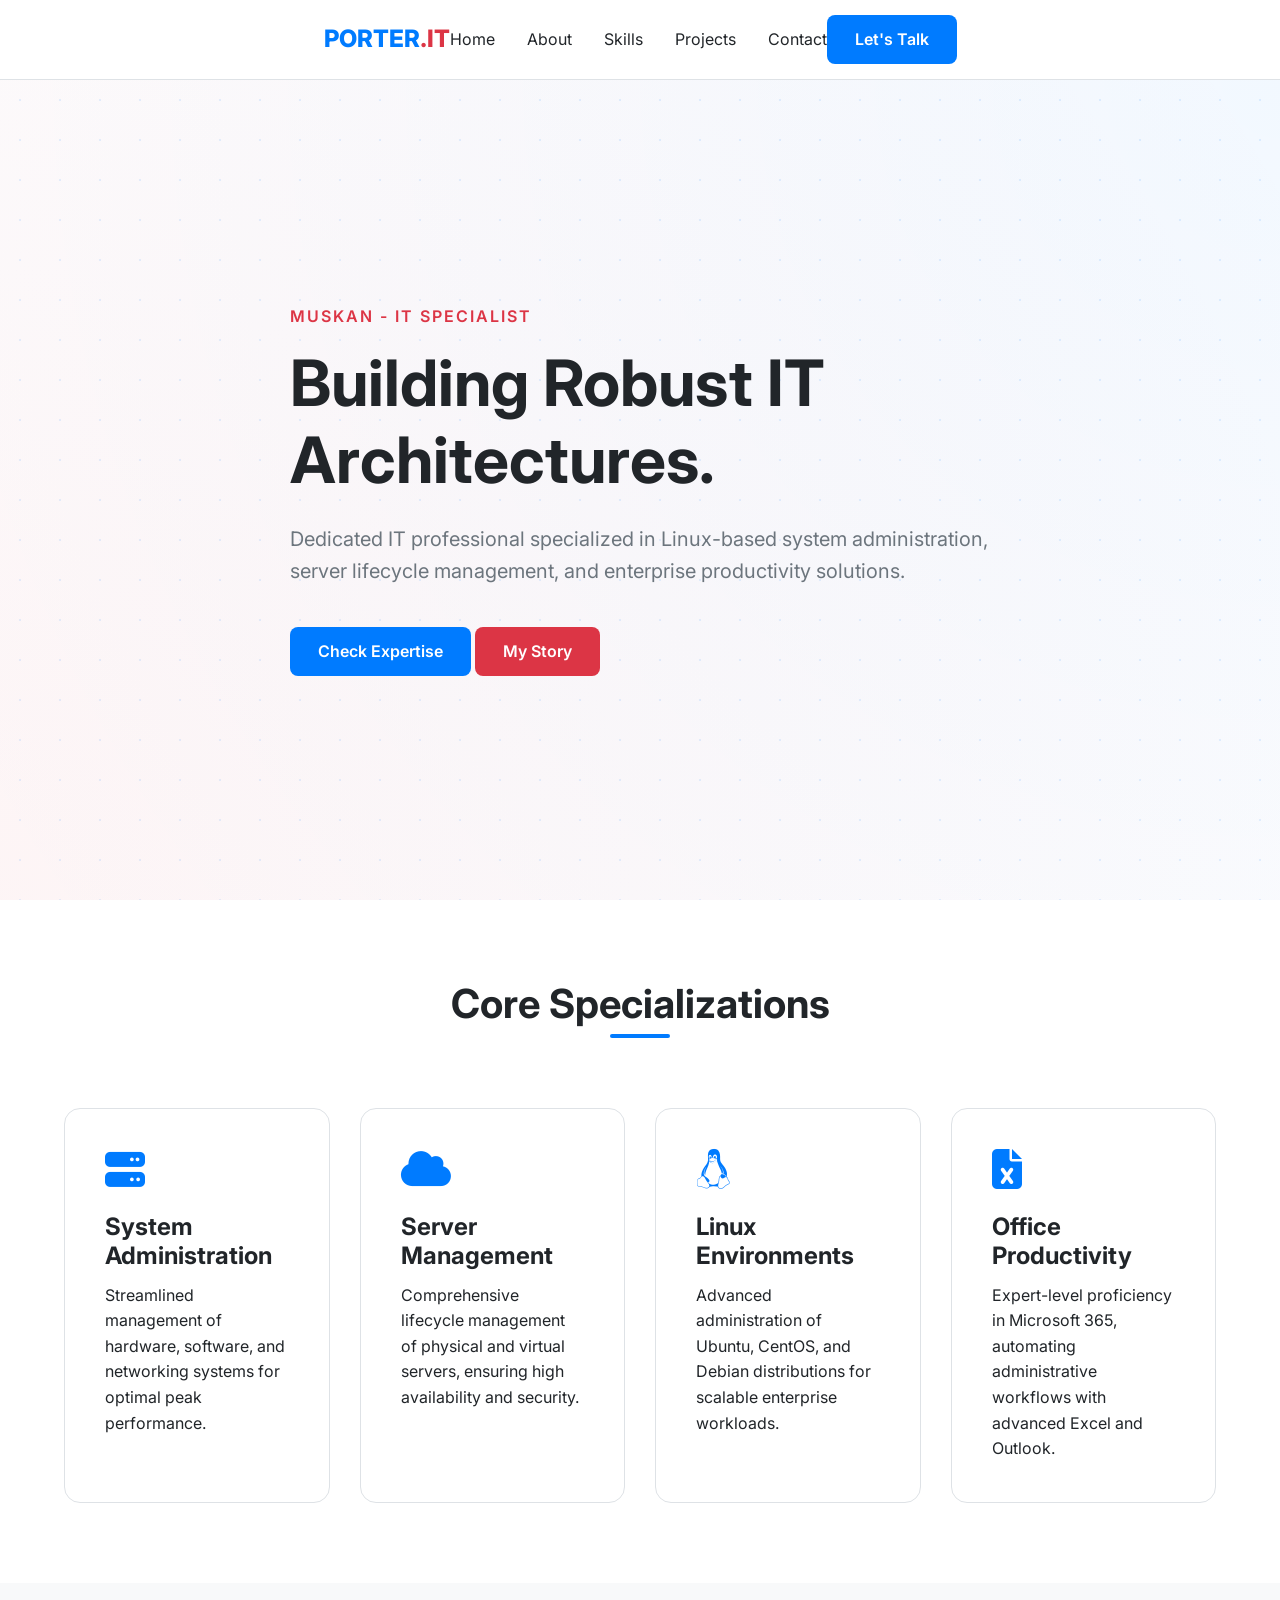
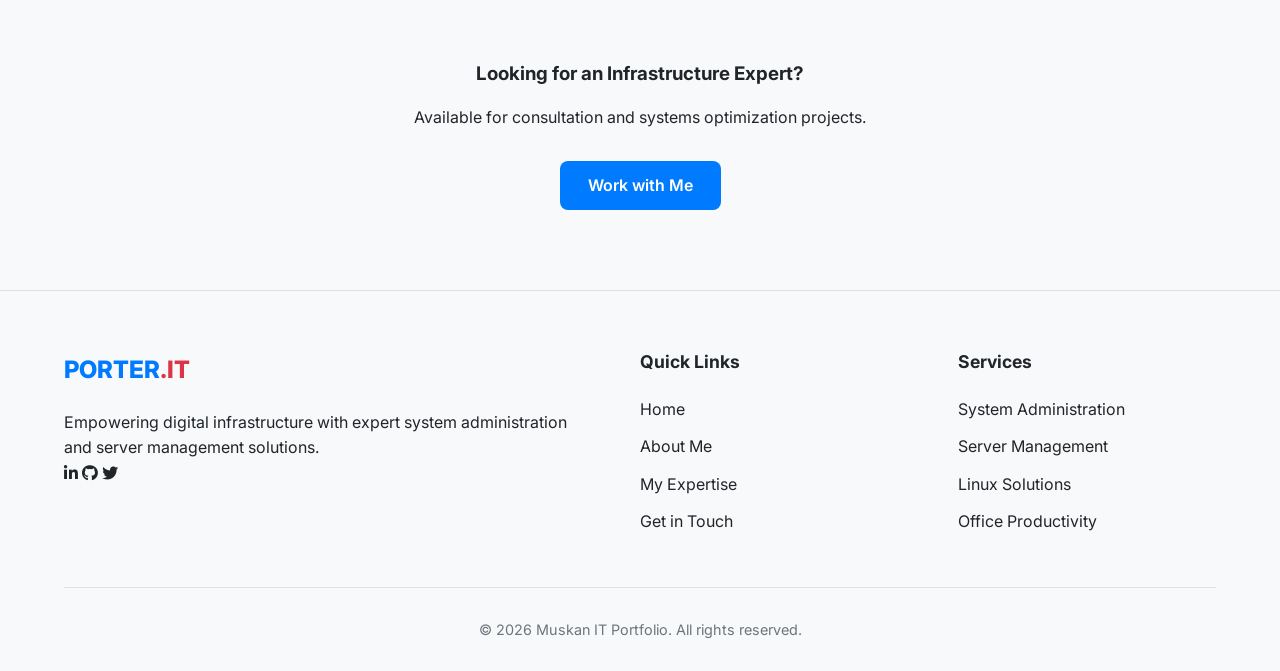
<file: index.html>
<!DOCTYPE html>
<html lang="en">
<head>
    <meta charset="UTF-8">
    <meta name="viewport" content="width=device-width, initial-scale=1.0">
    <title>Muskan | IT Professional - System Administration & Server Management</title>
    
    <!-- Meta Tags for SEO -->
    <meta name="description" content="Professional portfolio of an IT student specialized in System Administration, Server Management, Linux systems, and Microsoft Office solutions. Discover expert IT infrastructure management.">
    <meta name="keywords" content="System Administration, Server Management, Linux Expert, Microsoft Office, IT Student Portfolio, Cloudflare Pages, High-Performance IT Services">
    <meta name="author" content="Muskan">
    
    <!-- Open Graph for Social Media -->
    <meta property="og:title" content="Muskan Portfolio | System Administration & Server Expert">
    <meta property="og:description" content="Elevating IT infrastructure with expert server management and Linux solutions.">
    <meta property="og:type" content="website">
    <meta property="og:url" content="https://muskan-static.pages.dev/">
    <meta property="og:image" content="https://muskan-static.pages.dev/assets/og-image.jpg">

    <!-- Preconnect for performance -->
    <link rel="preconnect" href="https://fonts.googleapis.com">
    <link rel="preconnect" href="https://fonts.gstatic.com" crossorigin>
    <link rel="stylesheet" href="https://cdnjs.cloudflare.com/ajax/libs/font-awesome/6.4.0/css/all.min.css">
    
    <!-- Stylesheets -->
    <link rel="stylesheet" href="styles/style.css">
</head>
<body>

    <header id="main-header"></header>

    <main>
        <!-- Hero Section -->
        <section class="hero">
            <div class="bg-pattern"></div>
            <div class="container">
                <div class="hero-content">
                    <span class="hero-subtitle">Muskan - IT Specialist</span>
                    <h1>Building Robust IT <span>Architectures</span>.</h1>
                    <p>Dedicated IT professional specialized in Linux-based system administration, server lifecycle management, and enterprise productivity solutions.</p>
                    <div class="cta-btns">
                        <a href="skills.html" class="btn btn-primary">Check Expertise</a>
                        <a href="about.html" class="btn btn-sec">My Story</a>
                    </div>
                </div>
            </div>
        </section>

        <!-- Brief Features -->
        <section class="expertise" id="expertise">
            <div class="container">
                <div class="section-title">
                    <h2>Core Specializations</h2>
                </div>
                <div class="skills-grid">
                    <div class="skill-card">
                        <i class="fas fa-server"></i>
                        <h3>System Administration</h3>
                        <p>Streamlined management of hardware, software, and networking systems for optimal peak performance.</p>
                    </div>
                    <div class="skill-card">
                        <i class="fas fa-cloud"></i>
                        <h3>Server Management</h3>
                        <p>Comprehensive lifecycle management of physical and virtual servers, ensuring high availability and security.</p>
                    </div>
                    <div class="skill-card">
                        <i class="fab fa-linux"></i>
                        <h3>Linux Environments</h3>
                        <p>Advanced administration of Ubuntu, CentOS, and Debian distributions for scalable enterprise workloads.</p>
                    </div>
                    <div class="skill-card">
                        <i class="fas fa-file-excel"></i>
                        <h3>Office Productivity</h3>
                        <p>Expert-level proficiency in Microsoft 365, automating administrative workflows with advanced Excel and Outlook.</p>
                    </div>
                </div>
            </div>
        </section>

        <!-- CTA Section -->
        <section class="cta-cta" style="background: var(--light-gray); text-align: center;">
            <div class="container">
                <h3>Looking for an Infrastructure Expert?</h3>
                <p style="margin-bottom: 30px;">Available for consultation and systems optimization projects.</p>
                <a href="contact.html" class="btn btn-primary">Work with Me</a>
            </div>
        </section>
    </main>

    <footer id="main-footer"></footer>

    <!-- Component Loader -->
    <script src="js/components.js"></script>
    <!-- Add some AOS-like animations if needed via simple script -->
</body>
</html>
</file>
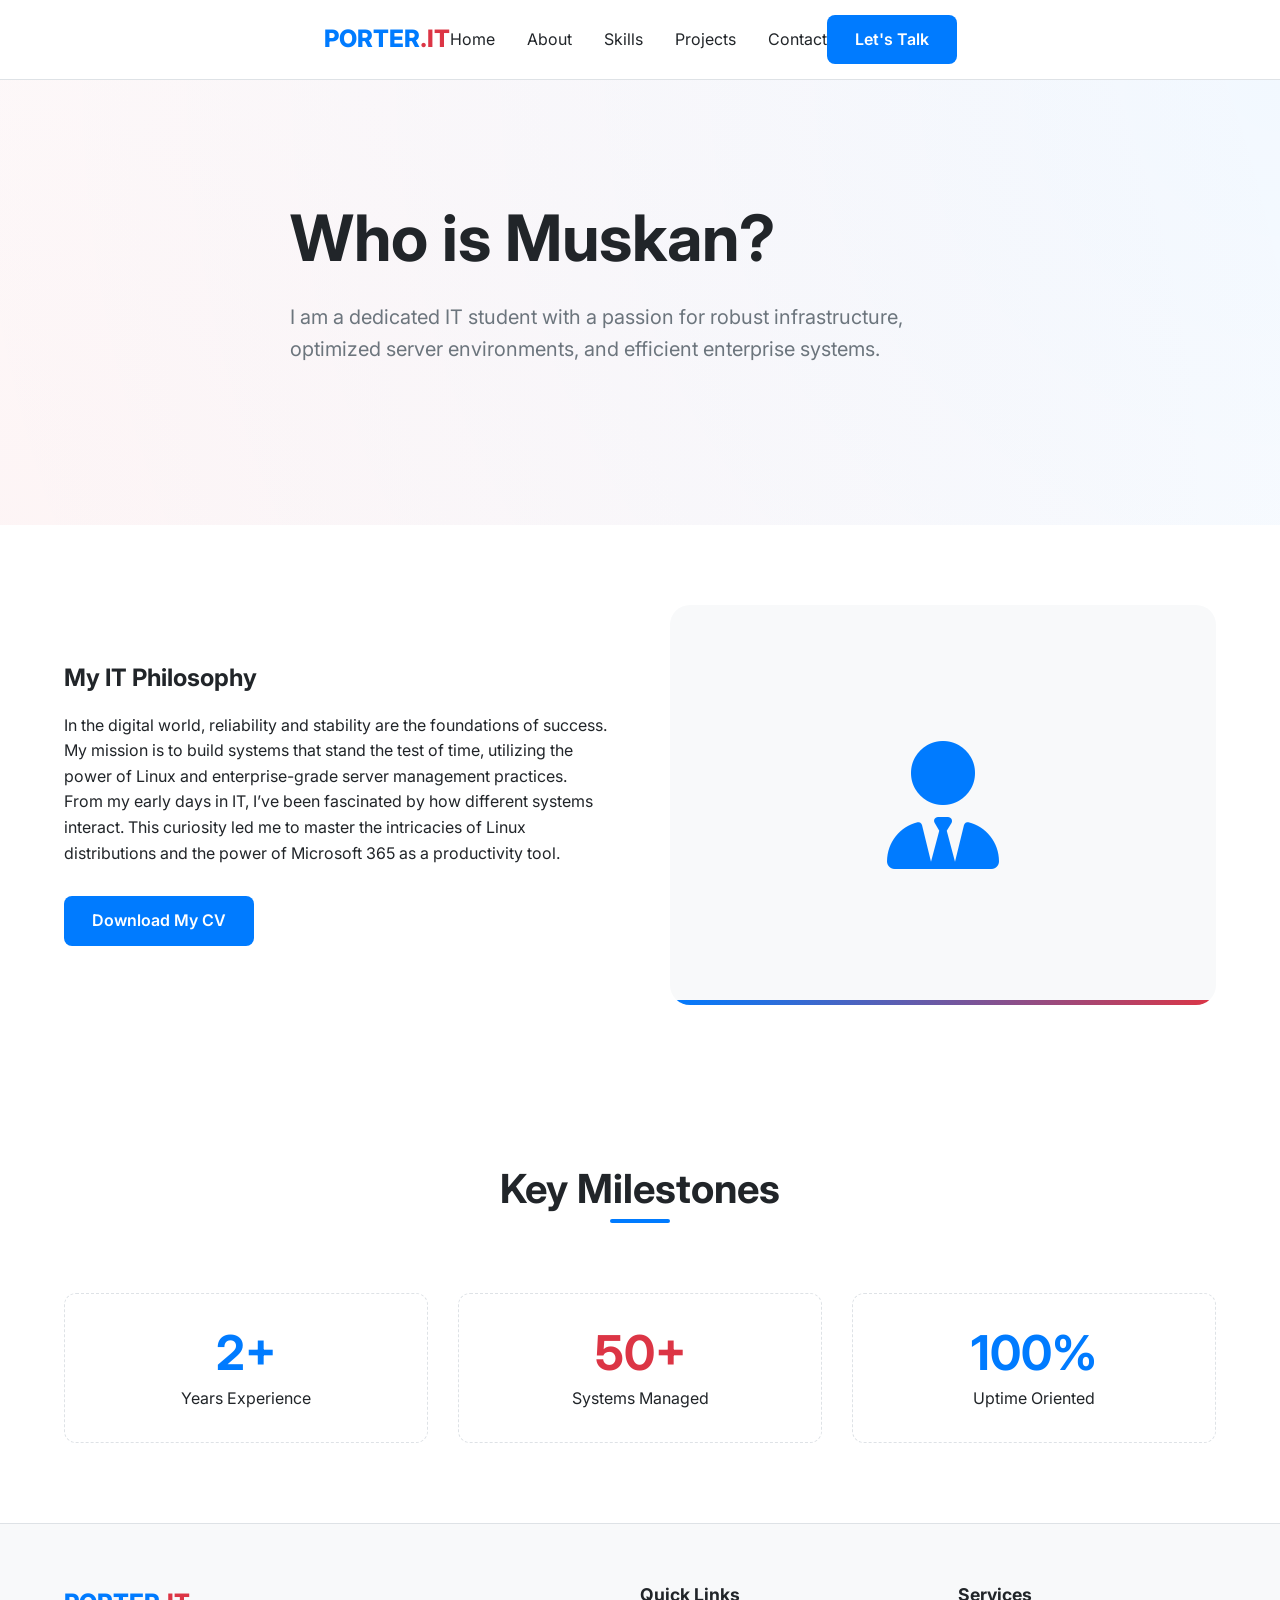
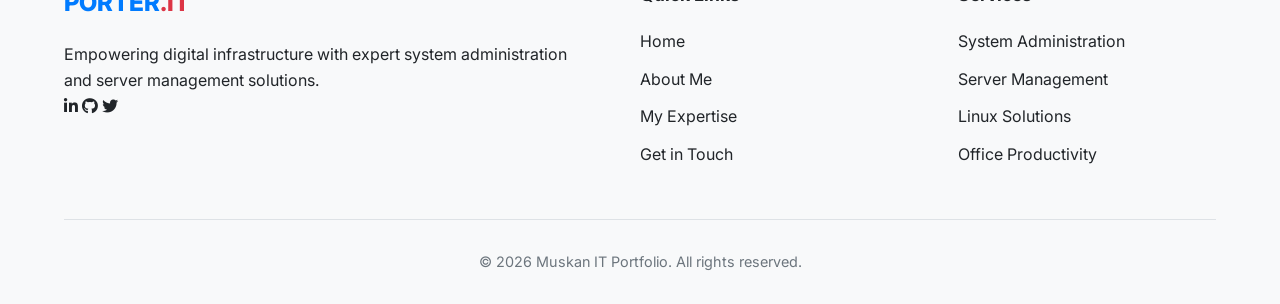
<file: about.html>
<!DOCTYPE html>
<html lang="en">
<head>
    <meta charset="UTF-8">
    <meta name="viewport" content="width=device-width, initial-scale=1.0">
    <title>About Muskan | IT Professional - Biography</title>
    
    <meta name="description" content="Meet Muskan, a dedicated IT professional and student focused on high-uptime systems and server architecture.">
    <meta name="keywords" content="IT Professional Biography, SysAdmin Story, Muskan IT Profile">
    <meta name="author" content="Muskan">
    <link rel="preconnect" href="https://fonts.googleapis.com">
    <link rel="preconnect" href="https://fonts.gstatic.com" crossorigin>
    <link rel="stylesheet" href="https://cdnjs.cloudflare.com/ajax/libs/font-awesome/6.4.0/css/all.min.css">
    <link rel="stylesheet" href="styles/style.css">
</head>
<body>

    <header id="main-header"></header>

    <main>
        <section class="about-hero hero" style="min-height: 400px; padding: 120px 0;">
            <div class="container">
                <div class="hero-content">
                    <h1>Who is <span>Muskan</span>?</h1>
                    <p>I am a dedicated IT student with a passion for robust infrastructure, optimized server environments, and efficient enterprise systems.</p>
                </div>
            </div>
        </section>

        <section class="about-content">
            <div class="container" style="display: grid; grid-template-columns: 1fr 1fr; gap: 60px; align-items: center;">
                <div class="about-text">
                    <h2>My IT Philosophy</h2>
                    <p>In the digital world, reliability and stability are the foundations of success. My mission is to build systems that stand the test of time, utilizing the power of Linux and enterprise-grade server management practices.</p>
                    <p>From my early days in IT, I’ve been fascinated by how different systems interact. This curiosity led me to master the intricacies of Linux distributions and the power of Microsoft 365 as a productivity tool.</p>
                    <a href="assets/Muskan_Resume.pdf" class="btn btn-primary" style="margin-top: 30px;">Download My CV</a>
                </div>
                <!-- Profile Image Placeholder or Illustrative Graphic -->
                <div class="about-img" style="background: var(--light-gray); height: 400px; border-radius: 20px; display: flex; align-items: center; justify-content: center; position: relative; overflow: hidden;">
                    <i class="fas fa-user-tie" style="font-size: 8rem; color: var(--primary-blue);"></i>
                    <div style="position: absolute; bottom: 0; left: 0; width: 100%; height: 5px; background: linear-gradient(90deg, var(--primary-blue), var(--primary-red));"></div>
                </div>
            </div>
        </section>

        <section class="milestones" style="background: var(--bg-white); padding: 80px 0;">
            <div class="container">
                <div class="section-title">
                    <h2>Key Milestones</h2>
                </div>
                <div style="display: grid; grid-template-columns: repeat(3, 1fr); gap: 30px; text-align: center;">
                    <div style="padding: 30px; border: 1px dashed var(--border-color); border-radius: 12px;">
                        <h3 style="font-size: 3rem; color: var(--primary-blue); margin-bottom: 5px;">2+</h3>
                        <p>Years Experience</p>
                    </div>
                    <div style="padding: 30px; border: 1px dashed var(--border-color); border-radius: 12px;">
                        <h3 style="font-size: 3rem; color: var(--primary-red); margin-bottom: 5px;">50+</h3>
                        <p>Systems Managed</p>
                    </div>
                    <div style="padding: 30px; border: 1px dashed var(--border-color); border-radius: 12px;">
                        <h3 style="font-size: 3rem; color: var(--primary-blue); margin-bottom: 5px;">100%</h3>
                        <p>Uptime Oriented</p>
                    </div>
                </div>
            </div>
        </section>
    </main>

    <footer id="main-footer"></footer>

    <script src="js/components.js"></script>
</body>
</html>
</file>
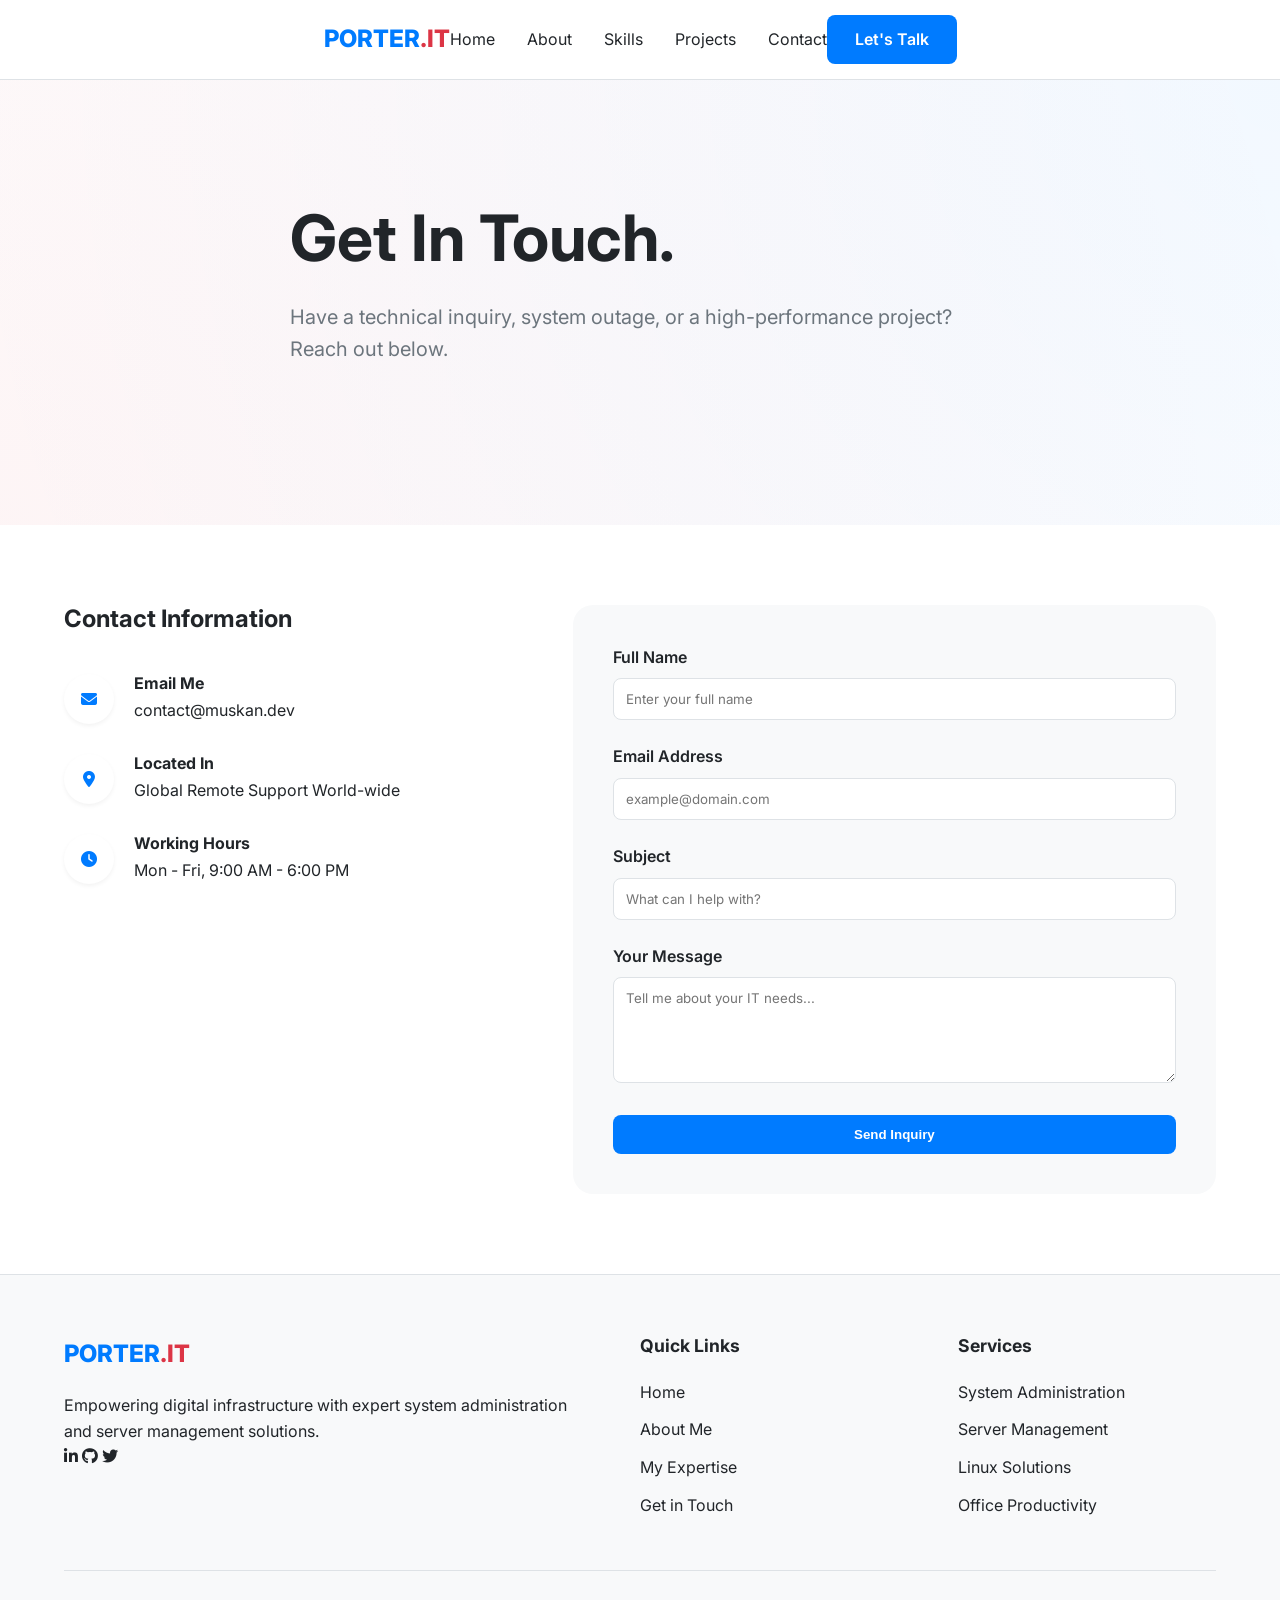
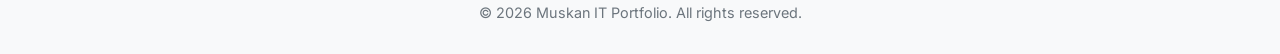
<file: contact.html>
<!DOCTYPE html>
<html lang="en">
<head>
    <meta charset="UTF-8">
    <meta name="viewport" content="width=device-width, initial-scale=1.0">
    <title>Contact | Muskan - IT Inquiries & Collaboration</title>
    
    <meta name="description" content="Contact Muskan for professional IT consultations, system optimizations, and server management inquiries.">
    <meta name="keywords" content="Contact IT Expert, SysAdmin Consultation, Hire Server Manager">
    <meta name="author" content="Muskan">
    <link rel="preconnect" href="https://fonts.googleapis.com">
    <link rel="preconnect" href="https://fonts.gstatic.com" crossorigin>
    <link rel="stylesheet" href="https://cdnjs.cloudflare.com/ajax/libs/font-awesome/6.4.0/css/all.min.css">
    <link rel="stylesheet" href="styles/style.css">
    
    <style>
        .contact-form {
            background: var(--light-gray);
            padding: 40px;
            border-radius: 20px;
        }

        .form-group {
            margin-bottom: 24px;
        }

        .form-group label {
            display: block;
            margin-bottom: 8px;
            font-weight: 600;
        }

        .form-group input, .form-group textarea {
            width: 100%;
            padding: 12px;
            border: 1px solid var(--border-color);
            border-radius: 8px;
            font-family: 'Inter', sans-serif;
            background: white;
        }

        .form-group input:focus, .form-group textarea:focus {
            outline: none;
            border-color: var(--primary-blue);
            box-shadow: 0 0 0 3px rgba(0, 123, 255, 0.1);
        }

        .contact-info-list li {
            margin-bottom: 30px;
            display: flex;
            align-items: center;
            gap: 20px;
        }

        .contact-info-list i {
            width: 50px;
            height: 50px;
            background: var(--bg-white);
            color: var(--primary-blue);
            display: flex;
            align-items: center;
            justify-content: center;
            border-radius: 50%;
            box-shadow: var(--shadow-sm);
        }
    </style>
</head>
<body>

    <header id="main-header"></header>

    <main>
        <section class="contact-hero hero" style="min-height: 400px; padding: 120px 0;">
            <div class="container">
                <div class="hero-content">
                    <h1>Get In <span>Touch</span>.</h1>
                    <p>Have a technical inquiry, system outage, or a high-performance project? Reach out below.</p>
                </div>
            </div>
        </section>

        <section class="contact-section">
            <div class="container">
                <div style="display: grid; grid-template-columns: 2fr 3fr; gap: 80px;">
                    <div class="contact-info">
                        <h2>Contact Information</h2>
                        <ul class="contact-info-list" style="margin-top: 40px;">
                            <li>
                                <i class="fas fa-envelope"></i>
                                <div>
                                    <h4 style="margin-bottom: 5px;">Email Me</h4>
                                    <p>contact@muskan.dev</p>
                                </div>
                            </li>
                            <li>
                                <i class="fas fa-map-marker-alt"></i>
                                <div>
                                    <h4 style="margin-bottom: 5px;">Located In</h4>
                                    <p>Global Remote Support World-wide</p>
                                </div>
                            </li>
                            <li>
                                <i class="fas fa-clock"></i>
                                <div>
                                    <h4 style="margin-bottom: 5px;">Working Hours</h4>
                                    <p>Mon - Fri, 9:00 AM - 6:00 PM</p>
                                </div>
                            </li>
                        </ul>
                    </div>
                    
                    <div class="contact-form">
                        <form id="contactForm" action="#" method="POST">
                            <div class="form-group">
                                <label for="name">Full Name</label>
                                <input type="text" id="name" name="name" placeholder="Enter your full name" required>
                            </div>
                            <div class="form-group">
                                <label for="email">Email Address</label>
                                <input type="email" id="email" name="email" placeholder="example@domain.com" required>
                            </div>
                            <div class="form-group">
                                <label for="subject">Subject</label>
                                <input type="text" id="subject" name="subject" placeholder="What can I help with?" required>
                            </div>
                            <div class="form-group">
                                <label for="message">Your Message</label>
                                <textarea id="message" name="message" rows="5" placeholder="Tell me about your IT needs..." required></textarea>
                            </div>
                            <button type="submit" class="btn btn-primary" style="width: 100%;">Send Inquiry</button>
                        </form>
                    </div>
                </div>
            </div>
        </section>
    </main>

    <footer id="main-footer"></footer>

    <script src="js/components.js"></script>
    <script>
        // Simple form validation or demonstration of submission
        document.getElementById('contactForm')?.addEventListener('submit', (e) => {
            e.preventDefault();
            alert('Thank you for reaching out, Muskan will contact you shortly!');
        });
    </script>
</body>
</html>
</file>
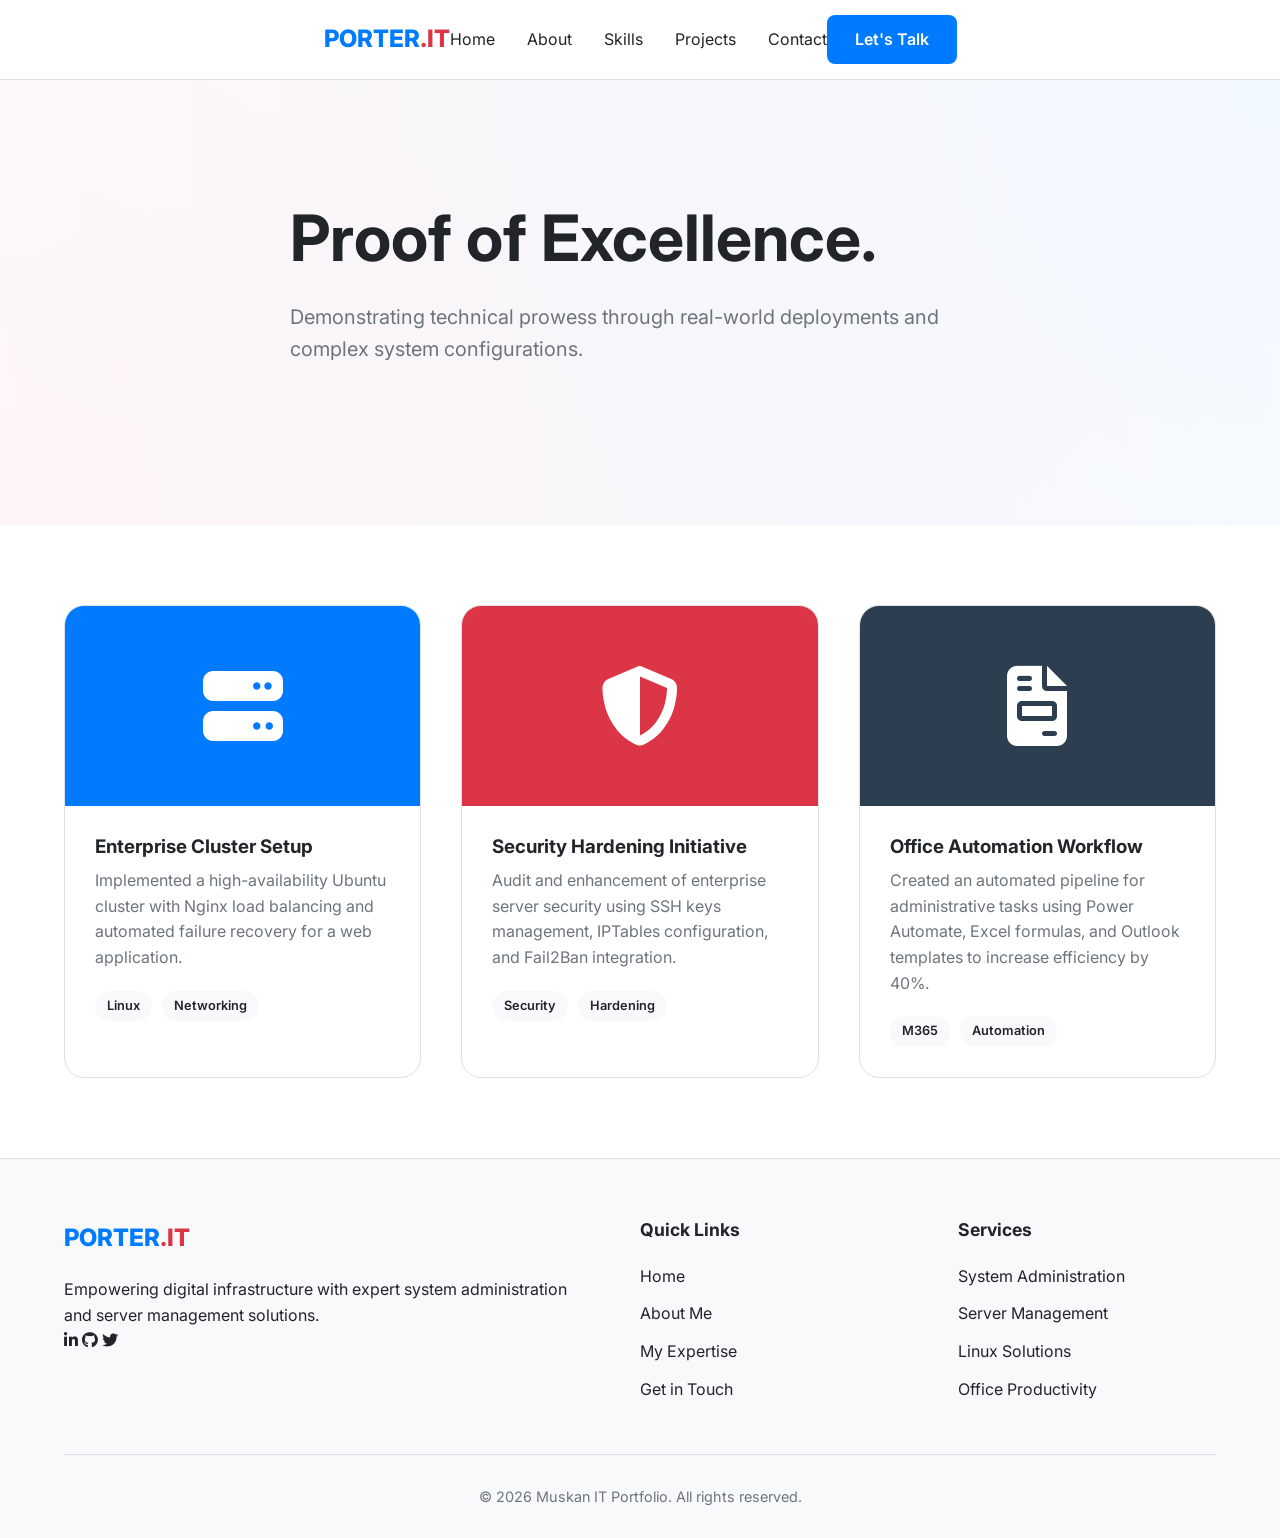
<file: projects.html>
<!DOCTYPE html>
<html lang="en">
<head>
    <meta charset="UTF-8">
    <meta name="viewport" content="width=device-width, initial-scale=1.0">
    <title>Projects Portfolio | Muskan - IT Systems Showcase</title>
    
    <meta name="description" content="Case studies and real-world system deployments by Muskan, demonstrating expert handling of IT infrastructure.">
    <meta name="keywords" content="IT Projects Portfolio, System Deployment Case Studies, Server Management Projects">
    <meta name="author" content="Muskan">
    <link rel="preconnect" href="https://fonts.googleapis.com">
    <link rel="preconnect" href="https://fonts.gstatic.com" crossorigin>
    <link rel="stylesheet" href="https://cdnjs.cloudflare.com/ajax/libs/font-awesome/6.4.0/css/all.min.css">
    <link rel="stylesheet" href="styles/style.css">
</head>
<body>

    <header id="main-header"></header>

    <main>
        <section class="projects-hero hero" style="min-height: 400px; padding: 120px 0;">
            <div class="container">
                <div class="hero-content">
                    <h1>Proof of <span>Excellence</span>.</h1>
                    <p>Demonstrating technical prowess through real-world deployments and complex system configurations.</p>
                </div>
            </div>
        </section>

        <!-- Projects Grid -->
        <section class="projects-section">
            <div class="container">
                <div style="display: grid; grid-template-columns: repeat(auto-fit, minmax(350px, 1fr)); gap: 40px;">
                    <!-- Project 1 -->
                    <div class="project-card" style="border: 1px solid var(--border-color); border-radius: 20px; overflow: hidden; background: white; transition: var(--transition-slow);">
                        <div style="height: 200px; background: var(--primary-blue); display: flex; align-items: center; justify-content: center; color: white;">
                            <i class="fas fa-server" style="font-size: 5rem;"></i>
                        </div>
                        <div style="padding: 30px;">
                            <h3 style="margin-bottom: 10px;">Enterprise Cluster Setup</h3>
                            <p style="color: var(--text-gray); margin-bottom: 20px;">Implemented a high-availability Ubuntu cluster with Nginx load balancing and automated failure recovery for a web application.</p>
                            <div class="tags" style="display: flex; gap: 10px;">
                                <span style="background: var(--light-gray); padding: 5px 12px; font-size: 0.8rem; border-radius: 20px; font-weight: 600;">Linux</span>
                                <span style="background: var(--light-gray); padding: 5px 12px; font-size: 0.8rem; border-radius: 20px; font-weight: 600;">Networking</span>
                            </div>
                        </div>
                    </div>
                    
                    <!-- Project 2 -->
                    <div class="project-card" style="border: 1px solid var(--border-color); border-radius: 20px; overflow: hidden; background: white; transition: var(--transition-slow);">
                        <div style="height: 200px; background: var(--primary-red); display: flex; align-items: center; justify-content: center; color: white;">
                            <i class="fas fa-shield-alt" style="font-size: 5rem;"></i>
                        </div>
                        <div style="padding: 30px;">
                            <h3 style="margin-bottom: 10px;">Security Hardening Initiative</h3>
                            <p style="color: var(--text-gray); margin-bottom: 20px;">Audit and enhancement of enterprise server security using SSH keys management, IPTables configuration, and Fail2Ban integration.</p>
                            <div class="tags" style="display: flex; gap: 10px;">
                                <span style="background: var(--light-gray); padding: 5px 12px; font-size: 0.8rem; border-radius: 20px; font-weight: 600;">Security</span>
                                <span style="background: var(--light-gray); padding: 5px 12px; font-size: 0.8rem; border-radius: 20px; font-weight: 600;">Hardening</span>
                            </div>
                        </div>
                    </div>

                    <!-- Project 3 -->
                    <div class="project-card" style="border: 1px solid var(--border-color); border-radius: 20px; overflow: hidden; background: white; transition: var(--transition-slow);">
                        <div style="height: 200px; background: #2c3e50; display: flex; align-items: center; justify-content: center; color: white;">
                            <i class="fas fa-file-invoice" style="font-size: 5rem;"></i>
                        </div>
                        <div style="padding: 30px;">
                            <h3 style="margin-bottom: 10px;">Office Automation Workflow</h3>
                            <p style="color: var(--text-gray); margin-bottom: 20px;">Created an automated pipeline for administrative tasks using Power Automate, Excel formulas, and Outlook templates to increase efficiency by 40%.</p>
                            <div class="tags" style="display: flex; gap: 10px;">
                                <span style="background: var(--light-gray); padding: 5px 12px; font-size: 0.8rem; border-radius: 20px; font-weight: 600;">M365</span>
                                <span style="background: var(--light-gray); padding: 5px 12px; font-size: 0.8rem; border-radius: 20px; font-weight: 600;">Automation</span>
                            </div>
                        </div>
                    </div>
                </div>
            </div>
        </section>
    </main>

    <footer id="main-footer"></footer>

    <script src="js/components.js"></script>
</body>
</html>
</file>
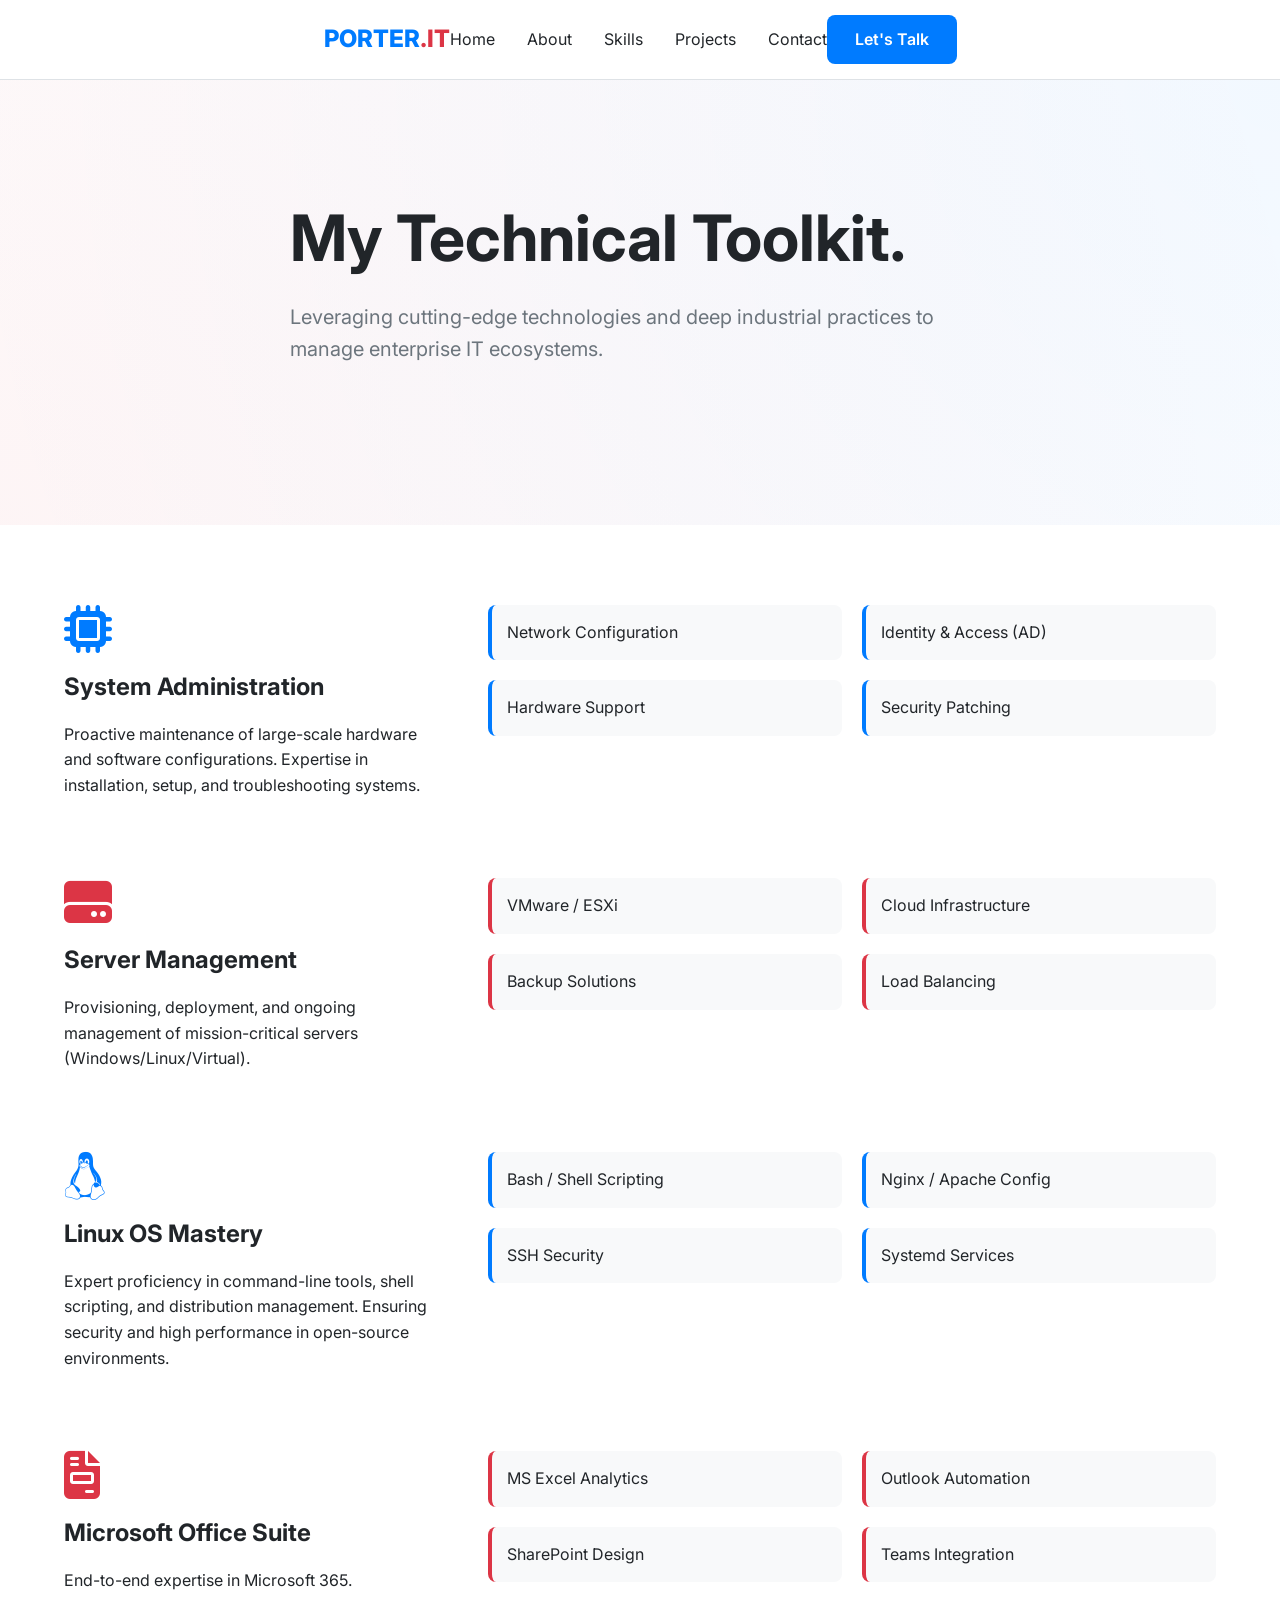
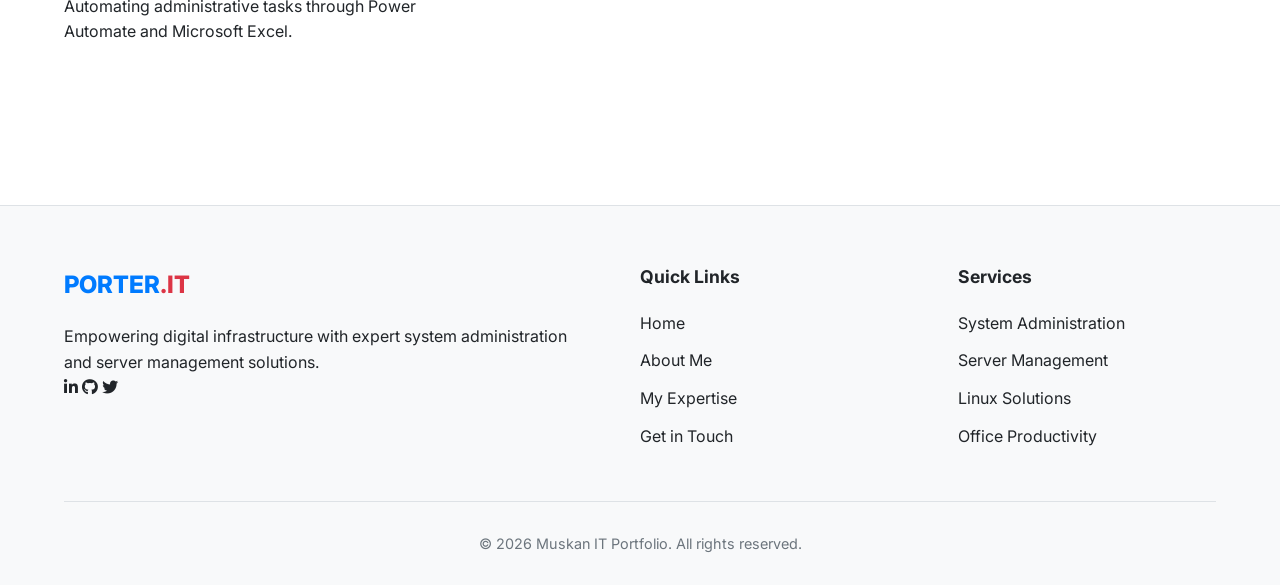
<file: skills.html>
<!DOCTYPE html>
<html lang="en">
<head>
    <meta charset="UTF-8">
    <meta name="viewport" content="width=device-width, initial-scale=1.0">
    <title>Expertise | Muskan - IT Systems, Server & Linux Mastery</title>
    
    <meta name="description" content="Technical expertise of Muskan in System Administration, Server Management, Linux Mastery, and Microsoft Office solutions.">
    <meta name="keywords" content="Linux Expert, Server Management Skills, System Administration Proficiency">
    <meta name="author" content="Muskan">
    <link rel="preconnect" href="https://fonts.googleapis.com">
    <link rel="preconnect" href="https://fonts.gstatic.com" crossorigin>
    <link rel="stylesheet" href="https://cdnjs.cloudflare.com/ajax/libs/font-awesome/6.4.0/css/all.min.css">
    <link rel="stylesheet" href="styles/style.css">
</head>
<body>

    <header id="main-header"></header>

    <main>
        <section class="skills-hero hero" style="min-height: 400px; padding: 120px 0;">
            <div class="container">
                <div class="hero-content">
                    <h1>My Technical <span>Toolkit</span>.</h1>
                    <p>Leveraging cutting-edge technologies and deep industrial practices to manage enterprise IT ecosystems.</p>
                </div>
            </div>
        </section>

        <!-- Detailed Skills -->
        <section class="detailed-skills">
            <div class="container">
                <div class="skill-category" id="sysadmin" style="margin-bottom: 80px;">
                    <div style="display: grid; grid-template-columns: 1fr 2fr; gap: 60px; align-items: flex-start;">
                        <div>
                            <i class="fas fa-microchip" style="font-size: 3rem; color: var(--primary-blue); margin-bottom: 20px;"></i>
                            <h2>System Administration</h2>
                            <p>Proactive maintenance of large-scale hardware and software configurations. Expertise in installation, setup, and troubleshooting systems.</p>
                        </div>
                        <div style="display: grid; grid-template-columns: 1fr 1fr; gap: 20px;">
                            <div class="skill-tag" style="background: var(--light-gray); padding: 15px; border-radius: 8px; border-left: 4px solid var(--primary-blue);">Network Configuration</div>
                            <div class="skill-tag" style="background: var(--light-gray); padding: 15px; border-radius: 8px; border-left: 4px solid var(--primary-blue);">Identity & Access (AD)</div>
                            <div class="skill-tag" style="background: var(--light-gray); padding: 15px; border-radius: 8px; border-left: 4px solid var(--primary-blue);">Hardware Support</div>
                            <div class="skill-tag" style="background: var(--light-gray); padding: 15px; border-radius: 8px; border-left: 4px solid var(--primary-blue);">Security Patching</div>
                        </div>
                    </div>
                </div>

                <div class="skill-category" id="server" style="margin-bottom: 80px;">
                    <div style="display: grid; grid-template-columns: 1fr 2fr; gap: 60px; align-items: flex-start;">
                        <div>
                            <i class="fas fa-hdd" style="font-size: 3rem; color: var(--primary-red); margin-bottom: 20px;"></i>
                            <h2>Server Management</h2>
                            <p>Provisioning, deployment, and ongoing management of mission-critical servers (Windows/Linux/Virtual).</p>
                        </div>
                        <div style="display: grid; grid-template-columns: 1fr 1fr; gap: 20px;">
                            <div class="skill-tag" style="background: var(--light-gray); padding: 15px; border-radius: 8px; border-left: 4px solid var(--primary-red);">VMware / ESXi</div>
                            <div class="skill-tag" style="background: var(--light-gray); padding: 15px; border-radius: 8px; border-left: 4px solid var(--primary-red);">Cloud Infrastructure</div>
                            <div class="skill-tag" style="background: var(--light-gray); padding: 15px; border-radius: 8px; border-left: 4px solid var(--primary-red);">Backup Solutions</div>
                            <div class="skill-tag" style="background: var(--light-gray); padding: 15px; border-radius: 8px; border-left: 4px solid var(--primary-red);">Load Balancing</div>
                        </div>
                    </div>
                </div>

                <div class="skill-category" id="linux" style="margin-bottom: 80px;">
                    <div style="display: grid; grid-template-columns: 1fr 2fr; gap: 60px; align-items: flex-start;">
                        <div>
                            <i class="fab fa-linux" style="font-size: 3rem; color: var(--primary-blue); margin-bottom: 20px;"></i>
                            <h2>Linux OS Mastery</h2>
                            <p>Expert proficiency in command-line tools, shell scripting, and distribution management. Ensuring security and high performance in open-source environments.</p>
                        </div>
                        <div style="display: grid; grid-template-columns: 1fr 1fr; gap: 20px;">
                            <div class="skill-tag" style="background: var(--light-gray); padding: 15px; border-radius: 8px; border-left: 4px solid var(--primary-blue);">Bash / Shell Scripting</div>
                            <div class="skill-tag" style="background: var(--light-gray); padding: 15px; border-radius: 8px; border-left: 4px solid var(--primary-blue);">Nginx / Apache Config</div>
                            <div class="skill-tag" style="background: var(--light-gray); padding: 15px; border-radius: 8px; border-left: 4px solid var(--primary-blue);">SSH Security</div>
                            <div class="skill-tag" style="background: var(--light-gray); padding: 15px; border-radius: 8px; border-left: 4px solid var(--primary-blue);">Systemd Services</div>
                        </div>
                    </div>
                </div>

                <div class="skill-category" id="office" style="margin-bottom: 80px;">
                    <div style="display: grid; grid-template-columns: 1fr 2fr; gap: 60px; align-items: flex-start;">
                        <div>
                            <i class="fas fa-file-invoice" style="font-size: 3rem; color: var(--primary-red); margin-bottom: 20px;"></i>
                            <h2>Microsoft Office Suite</h2>
                            <p>End-to-end expertise in Microsoft 365. Automating administrative tasks through Power Automate and Microsoft Excel.</p>
                        </div>
                        <div style="display: grid; grid-template-columns: 1fr 1fr; gap: 20px;">
                            <div class="skill-tag" style="background: var(--light-gray); padding: 15px; border-radius: 8px; border-left: 4px solid var(--primary-red);">MS Excel Analytics</div>
                            <div class="skill-tag" style="background: var(--light-gray); padding: 15px; border-radius: 8px; border-left: 4px solid var(--primary-red);">Outlook Automation</div>
                            <div class="skill-tag" style="background: var(--light-gray); padding: 15px; border-radius: 8px; border-left: 4px solid var(--primary-red);">SharePoint Design</div>
                            <div class="skill-tag" style="background: var(--light-gray); padding: 15px; border-radius: 8px; border-left: 4px solid var(--primary-red);">Teams Integration</div>
                        </div>
                    </div>
                </div>
            </div>
        </section>
    </main>

    <footer id="main-footer"></footer>

    <script src="js/components.js"></script>
</body>
</html>
</file>
<file: styles/style.css>
/* Design System for IT Student Portfolio */

@import url('https://fonts.googleapis.com/css2?family=Inter:wght@400;500;600;700;800&display=swap');

:root {
    /* Color Palette */
    --primary-blue: #007bff;
    --primary-red: #dc3545;
    --dark-blue: #0056b3;
    --dark-red: #c82333;
    --bg-white: #ffffff;
    --text-black: #212529;
    --text-gray: #6c757d;
    --light-gray: #f8f9fa;
    --border-color: #dee2e6;
    
    /* Layout */
    --max-width: 1200px;
    --nav-height: 80px;
    --section-padding: 80px 0;
    
    /* Shadows */
    --shadow-sm: 0 2px 4px rgba(0,0,0,0.05);
    --shadow-md: 0 4px 12px rgba(0,0,0,0.1);
    --shadow-lg: 0 10px 30px rgba(0,0,0,0.15);
    
    /* Transitions */
    --transition-fast: 0.2s ease;
    --transition-slow: 0.4s ease;
}

* {
    margin: 0;
    padding: 0;
    box-sizing: border-box;
}

body {
    font-family: 'Inter', sans-serif;
    color: var(--text-black);
    background-color: var(--bg-white);
    line-height: 1.6;
    overflow-x: hidden;
}

a {
    text-decoration: none;
    color: inherit;
    transition: var(--transition-fast);
}

ul {
    list-style: none;
}

h1, h2, h3, h4, h5, h6 {
    font-weight: 700;
    line-height: 1.2;
    margin-bottom: 20px;
}

.container {
    max-width: var(--max-width);
    margin: 0 auto;
    padding: 0 24px;
}

/* Sections */
section {
    padding: var(--section-padding);
}

.section-title {
    text-align: center;
    margin-bottom: 60px;
}

.section-title h2 {
    font-size: 2.5rem;
    position: relative;
    display: inline-block;
}

.section-title h2::after {
    content: '';
    position: absolute;
    bottom: -10px;
    left: 50%;
    transform: translateX(-50%);
    width: 60px;
    height: 4px;
    background: var(--primary-blue);
    border-radius: 2px;
}

/* Buttons */
.btn {
    display: inline-block;
    padding: 12px 28px;
    border-radius: 8px;
    font-weight: 600;
    cursor: pointer;
    transition: var(--transition-fast);
    border: none;
}

.btn-primary {
    background-color: var(--primary-blue);
    color: white;
}

.btn-primary:hover {
    background-color: var(--dark-blue);
    transform: translateY(-2px);
}

.btn-sec {
    background-color: var(--primary-red);
    color: white;
}

.btn-sec:hover {
    background-color: var(--dark-red);
    transform: translateY(-2px);
}

/* Navbar */
header {
    height: var(--nav-height);
    background: var(--bg-white);
    display: flex;
    align-items: center;
    position: sticky;
    top: 0;
    z-index: 1000;
    border-bottom: 1px solid var(--border-color);
}

nav {
    display: flex;
    justify-content: space-between;
    align-items: center;
    width: 100%;
}

.logo {
    font-size: 1.5rem;
    font-weight: 800;
    color: var(--primary-blue);
}

.logo span {
    color: var(--primary-red);
}

.nav-links {
    display: flex;
    gap: 32px;
}

.nav-links a:hover {
    color: var(--primary-blue);
}

.mobile-menu-btn {
    display: none;
    font-size: 1.5rem;
    cursor: pointer;
}

/* Hero Section */
.hero {
    min-height: calc(100vh - var(--nav-height));
    display: flex;
    align-items: center;
    background: radial-gradient(circle at top right, rgba(0, 123, 255, 0.05), transparent),
                radial-gradient(circle at bottom left, rgba(220, 53, 69, 0.05), transparent);
}

.hero-content {
    max-width: 700px;
}

.hero-subtitle {
    color: var(--primary-red);
    font-weight: 600;
    letter-spacing: 2px;
    text-transform: uppercase;
    margin-bottom: 16px;
    display: block;
}

.hero h1 {
    font-size: 4rem;
    margin-bottom: 24px;
}

.hero p {
    font-size: 1.25rem;
    color: var(--text-gray);
    margin-bottom: 40px;
}

.bg-pattern {
    position: absolute;
    top: 0;
    left: 0;
    width: 100%;
    height: 100%;
    z-index: -1;
    opacity: 0.1;
    background-image: radial-gradient(var(--primary-blue) 1px, transparent 1px);
    background-size: 40px 40px;
}

/* Skill Cards */
.skills-grid {
    display: grid;
    grid-template-columns: repeat(auto-fit, minmax(250px, 1fr));
    gap: 30px;
}

.skill-card {
    background: var(--bg-white);
    padding: 40px;
    border-radius: 16px;
    border: 1px solid var(--border-color);
    transition: all var(--transition-slow);
    position: relative;
    overflow: hidden;
}

.skill-card:hover {
    transform: translateY(-10px);
    box-shadow: var(--shadow-lg);
    border-color: var(--primary-blue);
}

.skill-card::before {
    content: '';
    position: absolute;
    top: 0;
    left: 0;
    width: 100%;
    height: 4px;
    background: linear-gradient(90deg, var(--primary-blue), var(--primary-red));
    transform: scaleX(0);
    transition: transform var(--transition-slow);
    transform-origin: left;
}

.skill-card:hover::before {
    transform: scaleX(1);
}

.skill-card i {
    font-size: 2.5rem;
    color: var(--primary-blue);
    margin-bottom: 24px;
    display: block;
    transition: transform var(--transition-slow);
}

.skill-card:hover i {
    transform: scale(1.1) rotate(5deg);
    color: var(--primary-red);
}

.skill-card h3 {
    font-size: 1.5rem;
    margin-bottom: 12px;
}

/* Footer */
footer {
    background: var(--light-gray);
    padding: 60px 0 30px;
    border-top: 1px solid var(--border-color);
}

.footer-content {
    display: grid;
    grid-template-columns: 2fr 1fr 1fr;
    gap: 60px;
    margin-bottom: 40px;
}

.footer-logo {
    margin-bottom: 20px;
}

.footer-links h4 {
    margin-bottom: 24px;
    font-size: 1.1rem;
}

.footer-links ul li {
    margin-bottom: 12px;
}

.footer-bottom {
    padding-top: 30px;
    border-top: 1px solid var(--border-color);
    text-align: center;
    color: var(--text-gray);
    font-size: 0.9rem;
}

/* Mobile Responsive */
@media (max-width: 768px) {
    .hero h1 {
        font-size: 3rem;
    }
    .nav-links {
        display: none;
    }
    .mobile-menu-btn {
        display: block;
    }
    .footer-content {
        grid-template-columns: 1fr;
        gap: 40px;
    }
}
</file>
